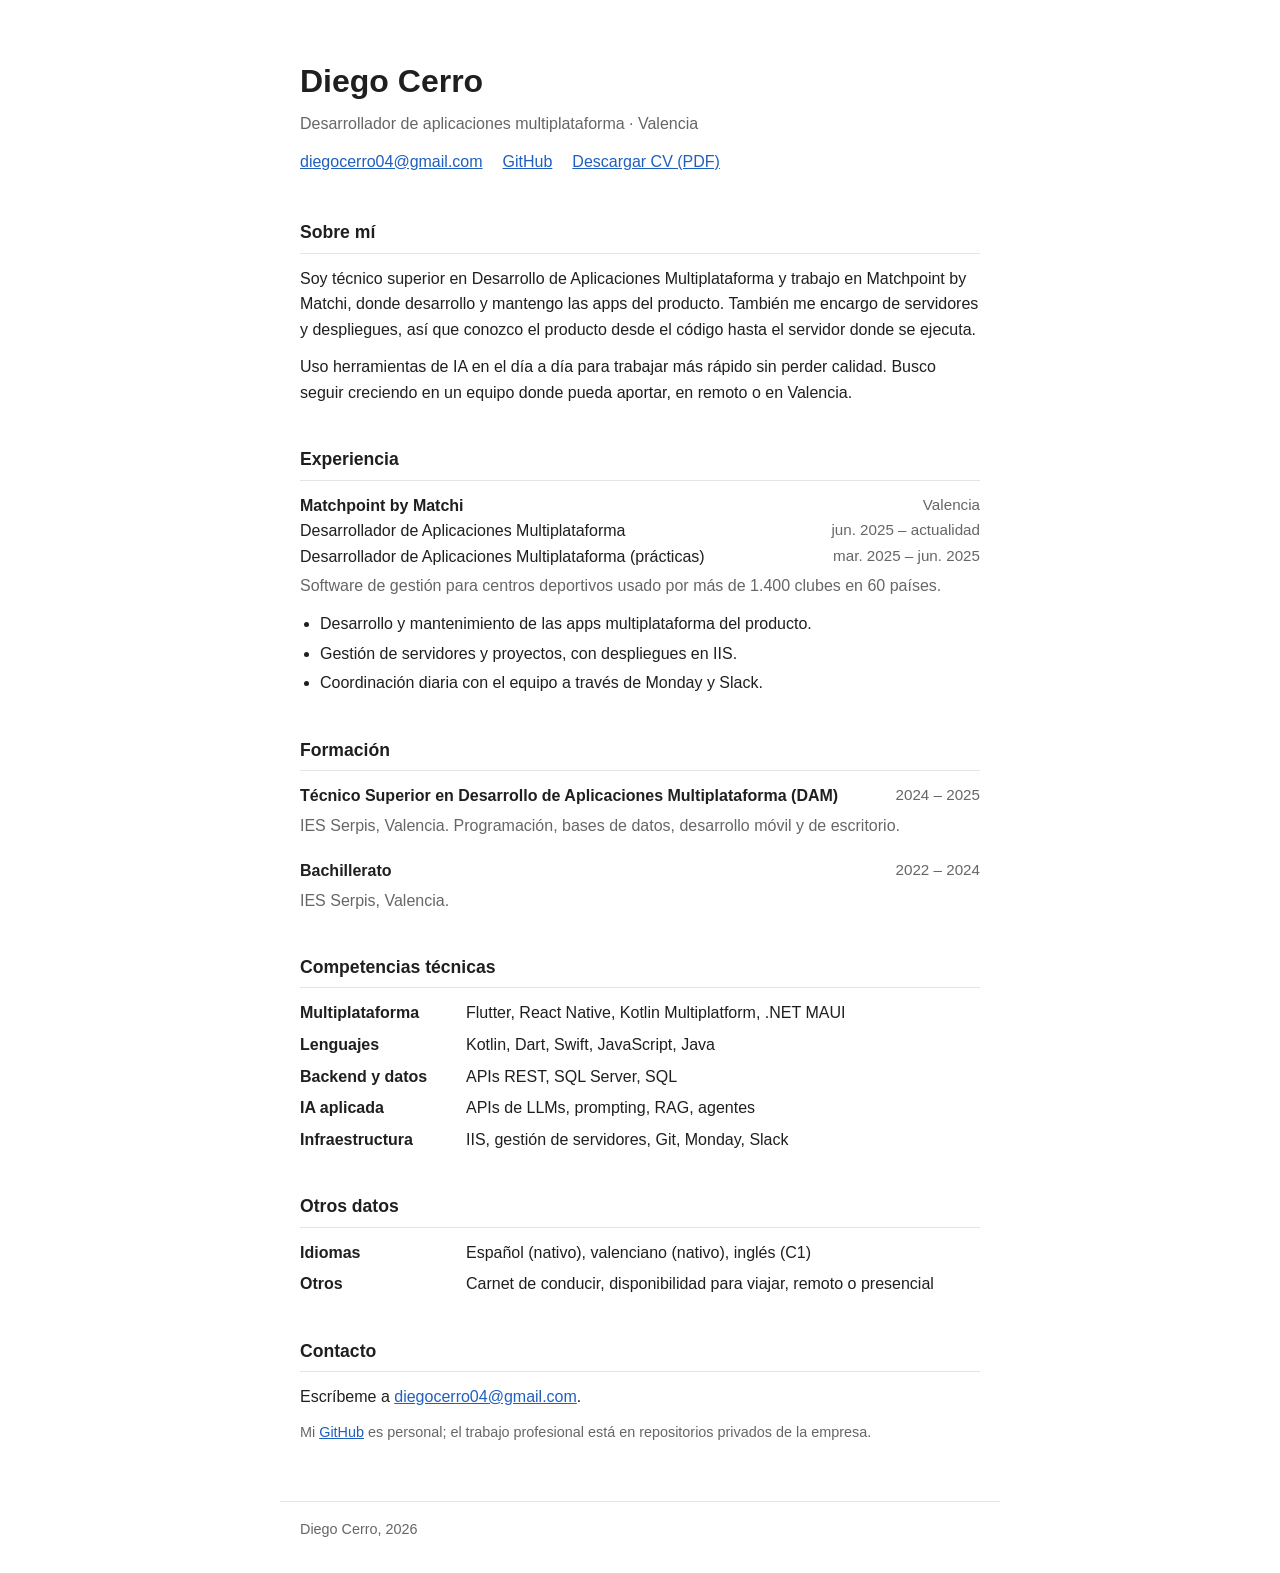
<file: index.html>
<!DOCTYPE html>
<html lang="es">
<head>
  <meta charset="UTF-8" />
  <meta name="viewport" content="width=device-width, initial-scale=1.0" />
  <title>Diego Cerro · Desarrollador de aplicaciones multiplataforma</title>
  <meta name="description" content="Diego Cerro, desarrollador de aplicaciones multiplataforma en Valencia. Currículum y contacto." />
  <meta name="author" content="Diego Cerro" />

  <meta property="og:title" content="Diego Cerro · Desarrollador de aplicaciones multiplataforma" />
  <meta property="og:description" content="Currículum y contacto de Diego Cerro, desarrollador de aplicaciones multiplataforma en Valencia." />
  <meta property="og:type" content="website" />
  <meta property="og:url" content="https://diegocerro.github.io/CV/" />
  <meta property="og:locale" content="es_ES" />

  <link rel="stylesheet" href="styles.css" />
</head>
<body>
  <main>
    <header class="intro">
      <h1>Diego Cerro</h1>
      <p class="subtitle">Desarrollador de aplicaciones multiplataforma · Valencia</p>
      <ul class="links">
        <li><a href="mailto:diegocerro04@gmail.com">diegocerro04@gmail.com</a></li>
        <li><a href="https://github.com/DiegoCerro">GitHub</a></li>
        <li><a href="Diego-Cerro-CV.pdf" download>Descargar CV (PDF)</a></li>
      </ul>
    </header>

    <section>
      <h2>Sobre mí</h2>
      <p>
        Soy técnico superior en Desarrollo de Aplicaciones Multiplataforma y trabajo en
        Matchpoint by Matchi, donde desarrollo y mantengo las apps del producto. También me
        encargo de servidores y despliegues, así que conozco el producto desde el código hasta
        el servidor donde se ejecuta.
      </p>
      <p>
        Uso herramientas de IA en el día a día para trabajar más rápido sin perder calidad.
        Busco seguir creciendo en un equipo donde pueda aportar, en remoto o en Valencia.
      </p>
    </section>

    <section>
      <h2>Experiencia</h2>
      <article class="entry">
        <div class="entry-head">
          <h3>Matchpoint by Matchi</h3>
          <span class="meta">Valencia</span>
        </div>
        <div class="entry-head">
          <span>Desarrollador de Aplicaciones Multiplataforma</span>
          <span class="meta">jun. 2025 – actualidad</span>
        </div>
        <div class="entry-head">
          <span>Desarrollador de Aplicaciones Multiplataforma (prácticas)</span>
          <span class="meta">mar. 2025 – jun. 2025</span>
        </div>
        <p class="muted">Software de gestión para centros deportivos usado por más de 1.400 clubes en 60 países.</p>
        <ul>
          <li>Desarrollo y mantenimiento de las apps multiplataforma del producto.</li>
          <li>Gestión de servidores y proyectos, con despliegues en IIS.</li>
          <li>Coordinación diaria con el equipo a través de Monday y Slack.</li>
        </ul>
      </article>
    </section>

    <section>
      <h2>Formación</h2>
      <article class="entry">
        <div class="entry-head">
          <h3>Técnico Superior en Desarrollo de Aplicaciones Multiplataforma (DAM)</h3>
          <span class="meta">2024 – 2025</span>
        </div>
        <p class="muted">IES Serpis, Valencia. Programación, bases de datos, desarrollo móvil y de escritorio.</p>
      </article>
      <article class="entry">
        <div class="entry-head">
          <h3>Bachillerato</h3>
          <span class="meta">2022 – 2024</span>
        </div>
        <p class="muted">IES Serpis, Valencia.</p>
      </article>
    </section>

    <section>
      <h2>Competencias técnicas</h2>
      <dl class="skills">
        <dt>Multiplataforma</dt><dd>Flutter, React Native, Kotlin Multiplatform, .NET MAUI</dd>
        <dt>Lenguajes</dt><dd>Kotlin, Dart, Swift, JavaScript, Java</dd>
        <dt>Backend y datos</dt><dd>APIs REST, SQL Server, SQL</dd>
        <dt>IA aplicada</dt><dd>APIs de LLMs, prompting, RAG, agentes</dd>
        <dt>Infraestructura</dt><dd>IIS, gestión de servidores, Git, Monday, Slack</dd>
      </dl>
    </section>

    <section>
      <h2>Otros datos</h2>
      <dl class="skills">
        <dt>Idiomas</dt><dd>Español (nativo), valenciano (nativo), inglés (C1)</dd>
        <dt>Otros</dt><dd>Carnet de conducir, disponibilidad para viajar, remoto o presencial</dd>
      </dl>
    </section>

    <section>
      <h2>Contacto</h2>
      <p>Escríbeme a <a href="mailto:diegocerro04@gmail.com">diegocerro04@gmail.com</a>.</p>
      <p class="muted small">
        Mi <a href="https://github.com/DiegoCerro">GitHub</a> es personal; el trabajo profesional
        está en repositorios privados de la empresa.
      </p>
    </section>
  </main>

  <footer>Diego Cerro, 2026</footer>
</body>
</html>
</file>
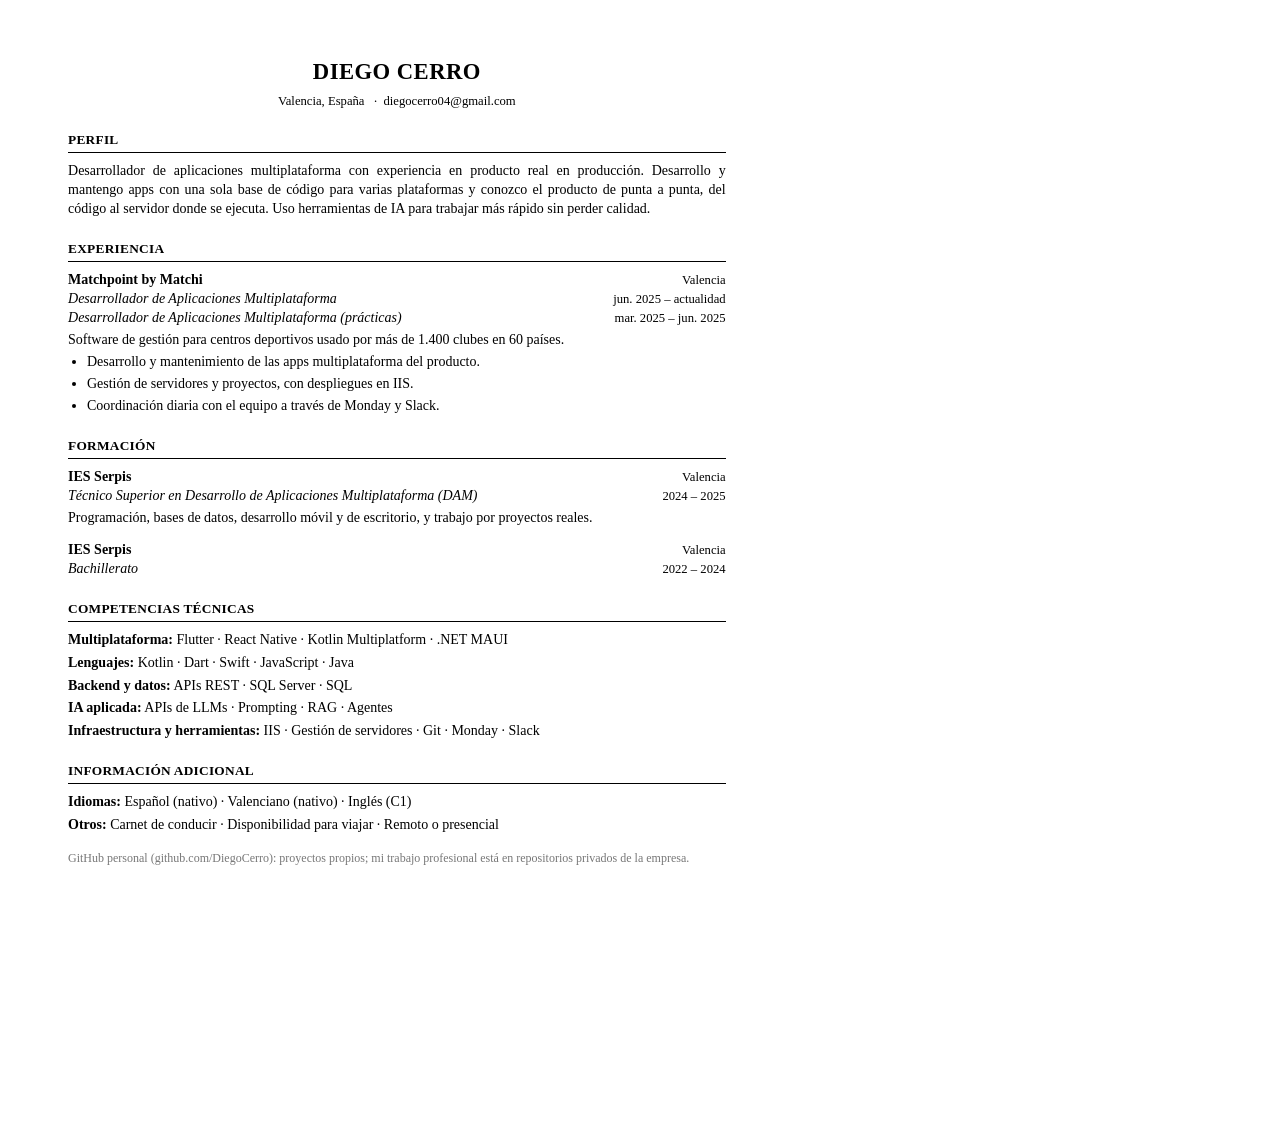
<file: cv-print.html>
<!DOCTYPE html>
<html lang="es">
<head>
<meta charset="UTF-8" />
<title>Diego Cerro · CV</title>
<meta name="author" content="Diego Cerro" />
<style>
  * { margin: 0; padding: 0; box-sizing: border-box; }
  @page { size: A4; margin: 0; }
  html, body { -webkit-print-color-adjust: exact; print-color-adjust: exact; }
  body {
    font-family: Garamond, "EB Garamond", "Times New Roman", Times, serif;
    color: #000;
    background: #fff;
    font-size: 10.5pt;
    line-height: 1.35;
  }
  .page {
    width: 210mm;
    min-height: 297mm;
    padding: 15mm 18mm 14mm;
  }

  /* ---------- HEADER ---------- */
  .name {
    text-align: center;
    font-size: 17pt;
    font-weight: 700;
    letter-spacing: .02em;
    text-transform: uppercase;
  }
  .contact {
    text-align: center;
    font-size: 9.5pt;
    margin-top: 1.5mm;
  }
  .contact span + span::before { content: "  ·  "; white-space: pre; }

  /* ---------- SECTIONS ---------- */
  h2 {
    font-size: 10pt;
    font-weight: 700;
    letter-spacing: .02em;
    text-transform: uppercase;
    border-bottom: .35mm solid #000;
    padding-bottom: .8mm;
    margin: 5.5mm 0 2.5mm;
  }

  .summary { text-align: justify; }

  .entry { margin-bottom: 3.5mm; }
  .entry:last-child { margin-bottom: 0; }
  .row { display: flex; justify-content: space-between; align-items: baseline; gap: 6mm; }
  .row .right { white-space: nowrap; font-size: 9.5pt; }
  .org { font-weight: 700; }
  .role { font-style: italic; }
  .entry > p { margin-top: .8mm; }

  ul.bullets { margin: 1mm 0 0 5mm; }
  ul.bullets li { margin-bottom: .8mm; }

  .skill-line { margin-bottom: 1mm; }
  .skill-line b { font-weight: 700; }

  .note { margin-top: 4mm; font-size: 9pt; color: #777; }
</style>
</head>
<body>
  <div class="page">
    <!-- HEADER -->
    <div class="name">Diego Cerro</div>
    <div class="contact">
      <span>Valencia, España</span>
      <span>diegocerro04@gmail.com</span>
    </div>

    <!-- PERFIL -->
    <h2>Perfil</h2>
    <p class="summary">
      Desarrollador de aplicaciones multiplataforma con experiencia en producto real en
      producción. Desarrollo y mantengo apps con una sola base de código para varias
      plataformas y conozco el producto de punta a punta, del código al servidor donde se
      ejecuta. Uso herramientas de IA para trabajar más rápido sin perder calidad.
    </p>

    <!-- EXPERIENCIA -->
    <h2>Experiencia</h2>
    <div class="entry">
      <div class="row">
        <span class="org">Matchpoint by Matchi</span>
        <span class="right">Valencia</span>
      </div>
      <div class="row">
        <span class="role">Desarrollador de Aplicaciones Multiplataforma</span>
        <span class="right">jun. 2025 – actualidad</span>
      </div>
      <div class="row">
        <span class="role">Desarrollador de Aplicaciones Multiplataforma (prácticas)</span>
        <span class="right">mar. 2025 – jun. 2025</span>
      </div>
      <p>Software de gestión para centros deportivos usado por más de 1.400 clubes en 60 países.</p>
      <ul class="bullets">
        <li>Desarrollo y mantenimiento de las apps multiplataforma del producto.</li>
        <li>Gestión de servidores y proyectos, con despliegues en IIS.</li>
        <li>Coordinación diaria con el equipo a través de Monday y Slack.</li>
      </ul>
    </div>

    <!-- FORMACIÓN -->
    <h2>Formación</h2>
    <div class="entry">
      <div class="row">
        <span class="org">IES Serpis</span>
        <span class="right">Valencia</span>
      </div>
      <div class="row">
        <span class="role">Técnico Superior en Desarrollo de Aplicaciones Multiplataforma (DAM)</span>
        <span class="right">2024 – 2025</span>
      </div>
      <p>Programación, bases de datos, desarrollo móvil y de escritorio, y trabajo por proyectos reales.</p>
    </div>
    <div class="entry">
      <div class="row">
        <span class="org">IES Serpis</span>
        <span class="right">Valencia</span>
      </div>
      <div class="row">
        <span class="role">Bachillerato</span>
        <span class="right">2022 – 2024</span>
      </div>
    </div>

    <!-- COMPETENCIAS TÉCNICAS -->
    <h2>Competencias técnicas</h2>
    <div class="skill-line"><b>Multiplataforma:</b> Flutter · React Native · Kotlin Multiplatform · .NET MAUI</div>
    <div class="skill-line"><b>Lenguajes:</b> Kotlin · Dart · Swift · JavaScript · Java</div>
    <div class="skill-line"><b>Backend y datos:</b> APIs REST · SQL Server · SQL</div>
    <div class="skill-line"><b>IA aplicada:</b> APIs de LLMs · Prompting · RAG · Agentes</div>
    <div class="skill-line"><b>Infraestructura y herramientas:</b> IIS · Gestión de servidores · Git · Monday · Slack</div>

    <!-- INFORMACIÓN ADICIONAL -->
    <h2>Información adicional</h2>
    <div class="skill-line"><b>Idiomas:</b> Español (nativo) · Valenciano (nativo) · Inglés (C1)</div>
    <div class="skill-line"><b>Otros:</b> Carnet de conducir · Disponibilidad para viajar · Remoto o presencial</div>
    <p class="note">GitHub personal (github.com/DiegoCerro): proyectos propios; mi trabajo profesional está en repositorios privados de la empresa.</p>
  </div>
</body>
</html>
</file>
<file: styles.css>
:root {
  --bg: #ffffff;
  --text: #1f1f1f;
  --muted: #666666;
  --line: #e4e4e4;
  --link: #1f5fbf;
}

@media (prefers-color-scheme: dark) {
  :root {
    --bg: #161616;
    --text: #e8e8e8;
    --muted: #9a9a9a;
    --line: #2c2c2c;
    --link: #7fa8ea;
  }
}

* { box-sizing: border-box; }

body {
  margin: 0;
  background: var(--bg);
  color: var(--text);
  font-family: -apple-system, BlinkMacSystemFont, "Segoe UI", Roboto, Helvetica, Arial, sans-serif;
  font-size: 16px;
  line-height: 1.6;
}

main, footer {
  max-width: 720px;
  margin: 0 auto;
  padding: 0 20px;
}

main { padding-top: 56px; }

a { color: var(--link); }

h1 { font-size: 2rem; margin: 0; }
h2 {
  font-size: 1.1rem;
  margin: 0 0 12px;
  padding-bottom: 6px;
  border-bottom: 1px solid var(--line);
}
h3 { font-size: 1rem; margin: 0; }

section { margin-top: 40px; }
p { margin: 0 0 12px; }
ul { margin: 8px 0 0; padding-left: 20px; }
li { margin-bottom: 4px; }

.subtitle { color: var(--muted); margin-top: 4px; }

.links {
  list-style: none;
  padding: 0;
  margin-top: 12px;
  display: flex;
  flex-wrap: wrap;
  gap: 6px 20px;
}

.entry { margin-bottom: 20px; }
.entry-head {
  display: flex;
  flex-wrap: wrap;
  justify-content: space-between;
  gap: 0 16px;
}
.entry .muted { margin-top: 4px; }

.meta { color: var(--muted); font-size: .95rem; }
.muted { color: var(--muted); }
.small { font-size: .9rem; }

.skills {
  display: grid;
  grid-template-columns: 150px 1fr;
  gap: 6px 16px;
  margin: 0;
}
.skills dt { font-weight: 600; }
.skills dd { margin: 0; }

@media (max-width: 520px) {
  .skills { grid-template-columns: 1fr; gap: 0; }
  .skills dd { margin-bottom: 8px; }
}

footer {
  margin-top: 56px;
  padding-top: 16px;
  padding-bottom: 32px;
  border-top: 1px solid var(--line);
  color: var(--muted);
  font-size: .9rem;
}
</file>
